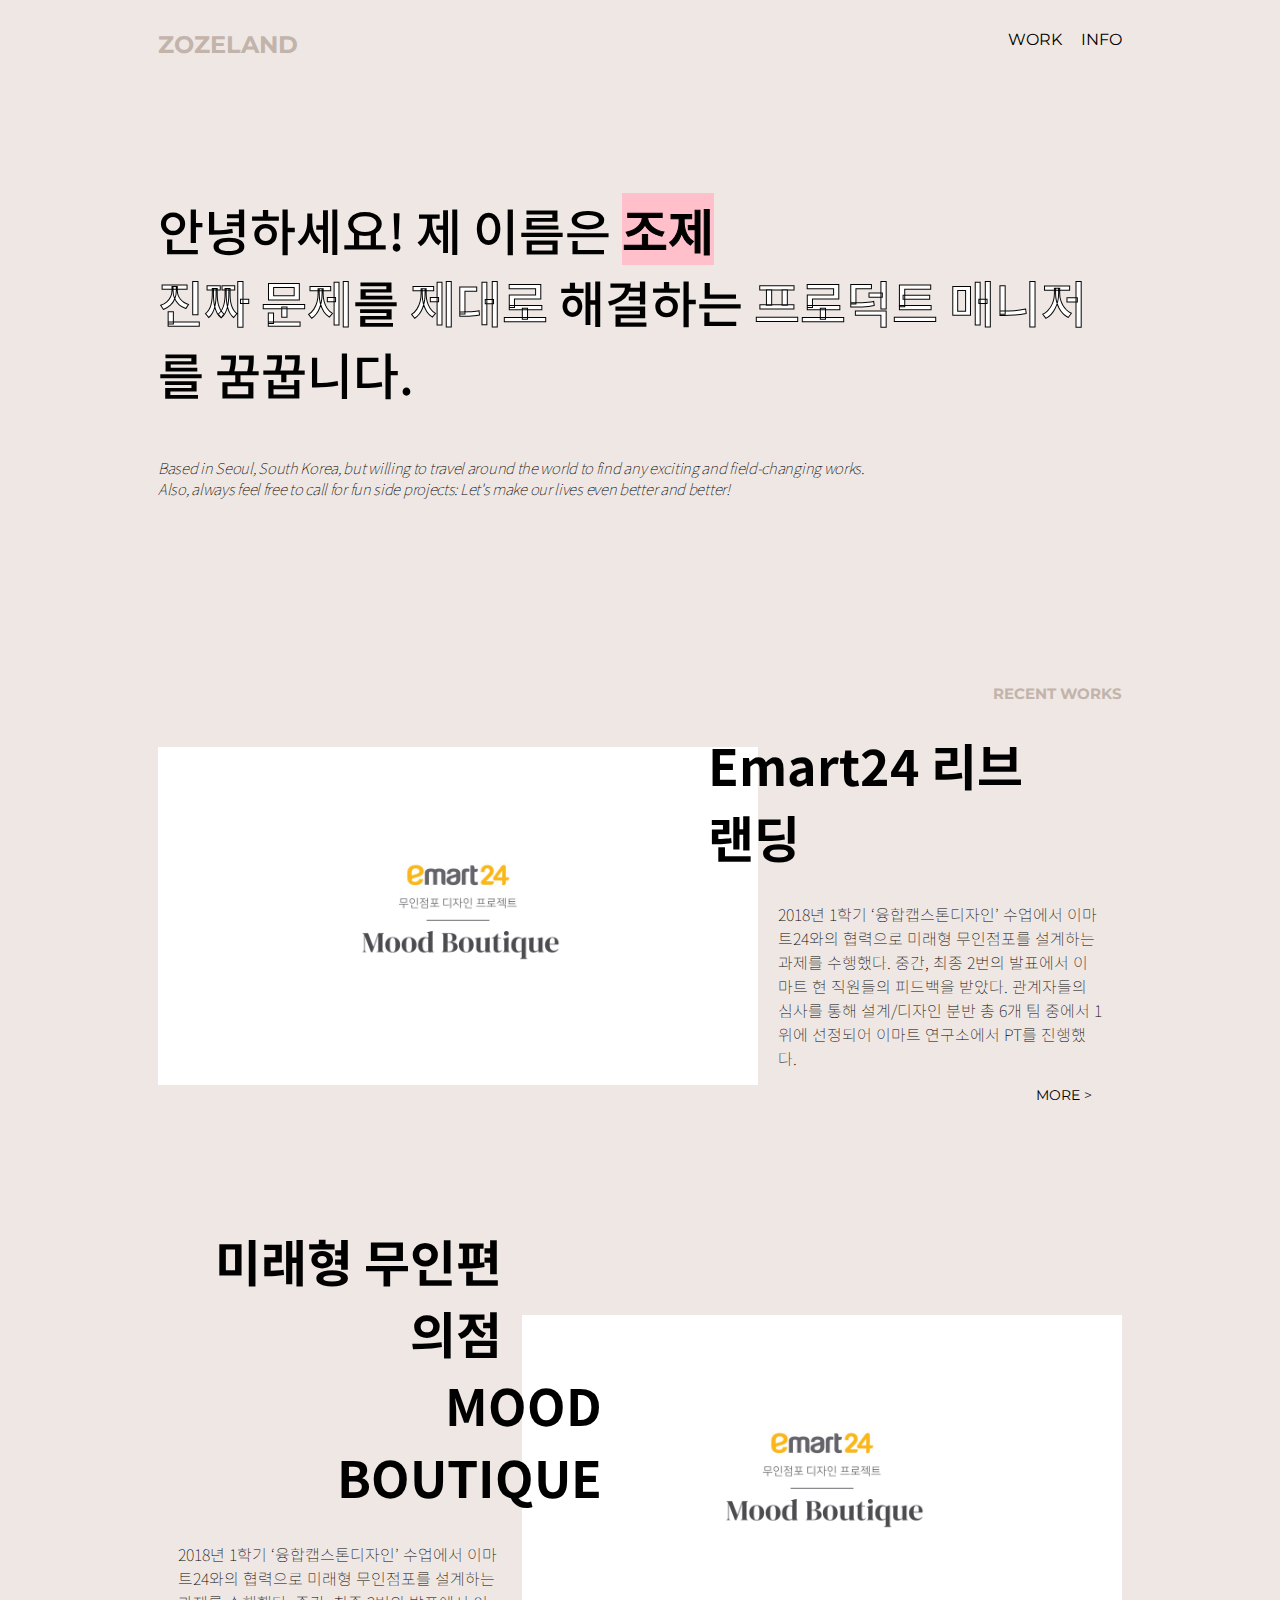
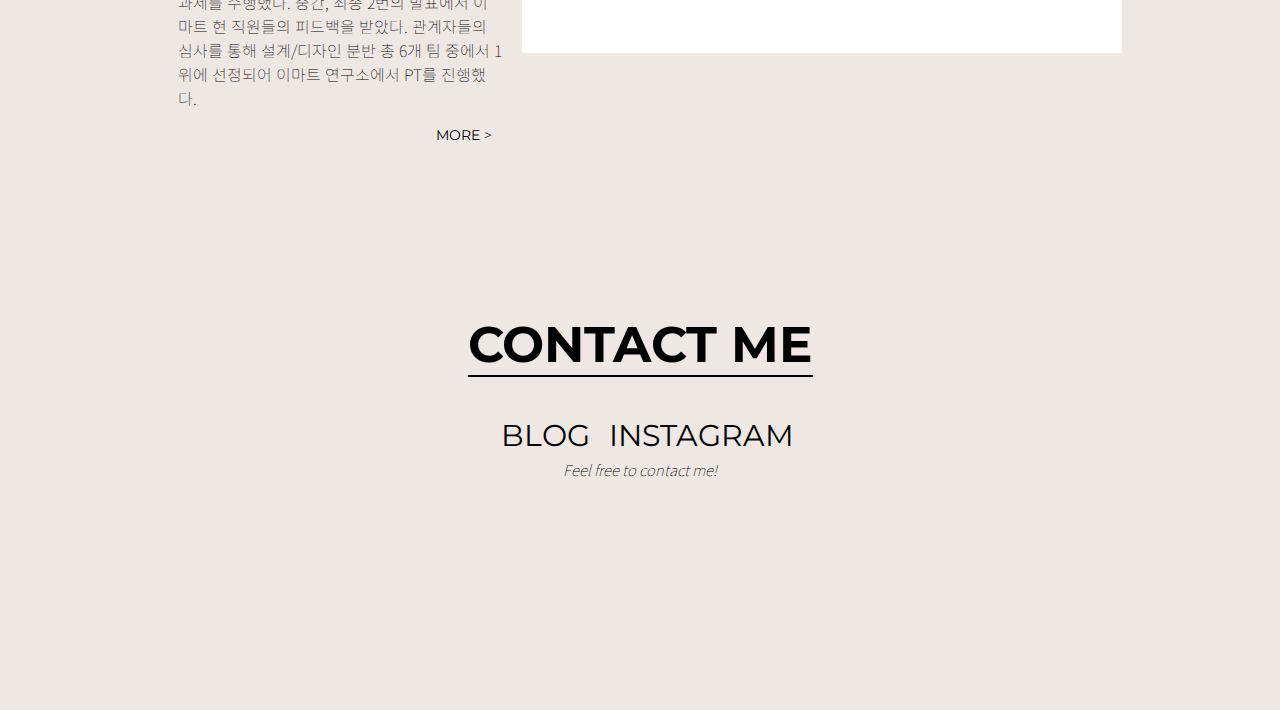
<file: index.html>
<!DOCTYPE html>
<html lang="en">
<head>
    <meta charset="UTF-8">
    <meta name="viewport" content="width=device-width, initial-scale=1.0">
    <title>PORTFOLIO</title>

    <link rel="stylesheet" type="text/css" href="style.css">
    
    <link href="https://fonts.googleapis.com/css2?family=Montserrat:ital,wght@0,200;0,400;0,500;0,600;0,800;0,900;1,200;1,400;1,500;1,600;1,800;1,900&display=swap" rel="stylesheet">
    <link href="https://fonts.googleapis.com/css2?family=Noto+Sans+KR:wght@100;300;400;500;700;900&display=swap" rel="stylesheet">
</head>

<body>
    
    <div class="frame">

        <nav class="navigator">
            <h3 class="site-name">ZOZELAND</h3>
            <ul>
                <li><a class="nav-menu" href="index.html">WORK</a></li>
                <li><a class="nav-menu" href="info.html">INFO</a></li>
            </ul>
        </nav>
        

        <div class="dashboard">
            <h1 class="korean-comment">안녕하세요! 제 이름은 <a class="sample">조제</a> <br> 
                <a class="highlight type1">진짜 문제</a>를 <a class="highlight type2">제대로</a> 해결하는 <a class="highlight type3">프로덕트 매니저</a><br>를 꿈꿉니다.</h1>

            <p class="english-comment">Based in Seoul, South Korea, but willing to travel around the world to find any exciting and field-changing works.<br>Also, always feel free to call for fun side projects: Let's make our lives even better and better!</p>

        </div>

        <h5 class="recent-menu">RECENT WORKS</h5>

        <div class="recent-works">
            <div class="article" id="arti1">
                <img class="thumbnail" id="thumb1" src="thumbnail1.png">
                <div class="article-info">
                    <h3 class="article-name" id="name1">Emart24 리브랜딩</h3>
                    <p class="article-comment">2018년 1학기 ‘융합캡스톤디자인’ 수업에서 이마트24와의 협력으로 미래형 무인점포를 설계하는 과제를 수행했다. 중간, 최종 2번의 발표에서 이마트 현 직원들의 피드백을 받았다. 관계자들의 심사를 통해 설계/디자인 분반 총 6개 팀 중에서 1위에 선정되어 이마트 연구소에서 PT를 진행했다.
                    </p>
                    <a class="more" href="https://developer.mozilla.org/ko/docs/Web/CSS/float" target="_blank">MORE ></a>
                </div>
            </div>

            <div class="article" id="arti2">
                <div class="article-info">
                    <h3 class="article-name" id="name2-1">미래형 무인편의점</h3>
                    <h3 class="article-name" id="name2-2">MOOD BOUTIQUE</h3>
                    <p class="article-comment" id="comment2">2018년 1학기 ‘융합캡스톤디자인’ 수업에서 이마트24와의 협력으로 미래형 무인점포를 설계하는 과제를 수행했다. 중간, 최종 2번의 발표에서 이마트 현 직원들의 피드백을 받았다. 관계자들의 심사를 통해 설계/디자인 분반 총 6개 팀 중에서 1위에 선정되어 이마트 연구소에서 PT를 진행했다.
                    </p>
                    <a class="more" href="https://developer.mozilla.org/ko/docs/Web/CSS/float">MORE ></a>
                </div>
                <img class="thumbnail" id="thumb2" src="thumbnail1.png">
            </div>


        </div>




        <footer class="footer">
            <h3 class="contact">CONTACT ME</h3>
            <div class="links">
                <a class="blog" href="https://zozeland.tistory.com/">BLOG</a>
                <a class="instagram" href="https://www.instagram.com/a_i_siteru/">INSTAGRAM</a>
            </div>
            <p>Feel free to contact me!</p>
        </footer>


    </div>


</body>
</html>
</file>
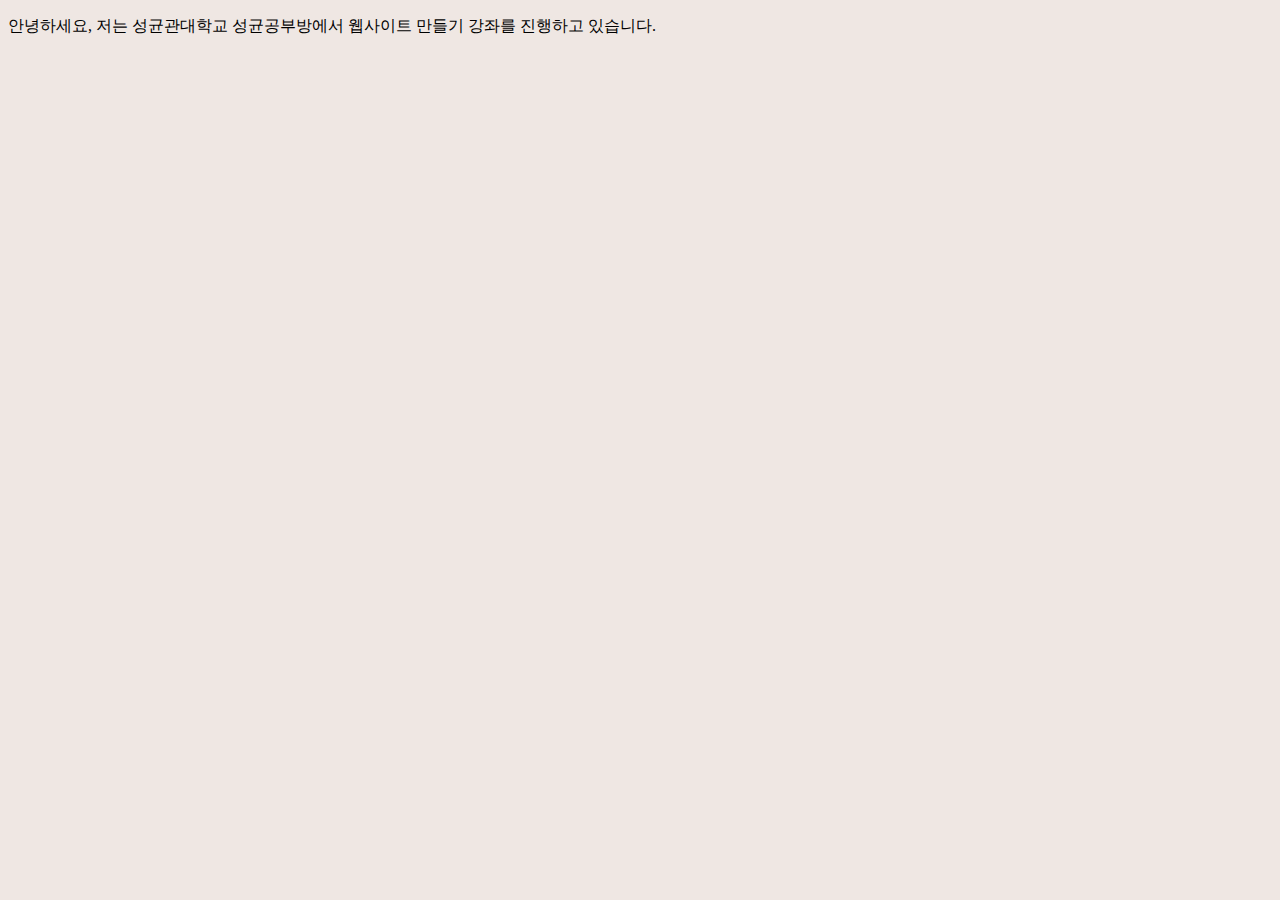
<file: day_2.html>
<!DOCTYPE html>
<html lang="en">
<head>
    <meta charset="UTF-8">
    <meta name="viewport" content="width=device-width, initial-scale=1.0">
    <title>Day 2</title>
    <link rel="stylesheet" type="text/css" href="style.css">
    <link href="https://fonts.googleapis.com/css2?family=Song+Myung&display=swap" rel="stylesheet">
    <link href="https://fonts.googleapis.com/css2?family=Noto+Sans+KR:wght@100;300;400;500;700;900&display=swap" rel="stylesheet">

</head>

<body>

<p>안녕하세요, 저는 성균관대학교 성균공부방에서 웹사이트 만들기 강좌를 진행하고 있습니다. </p>

<div class="box"></div>


</body>

</html>
</file>
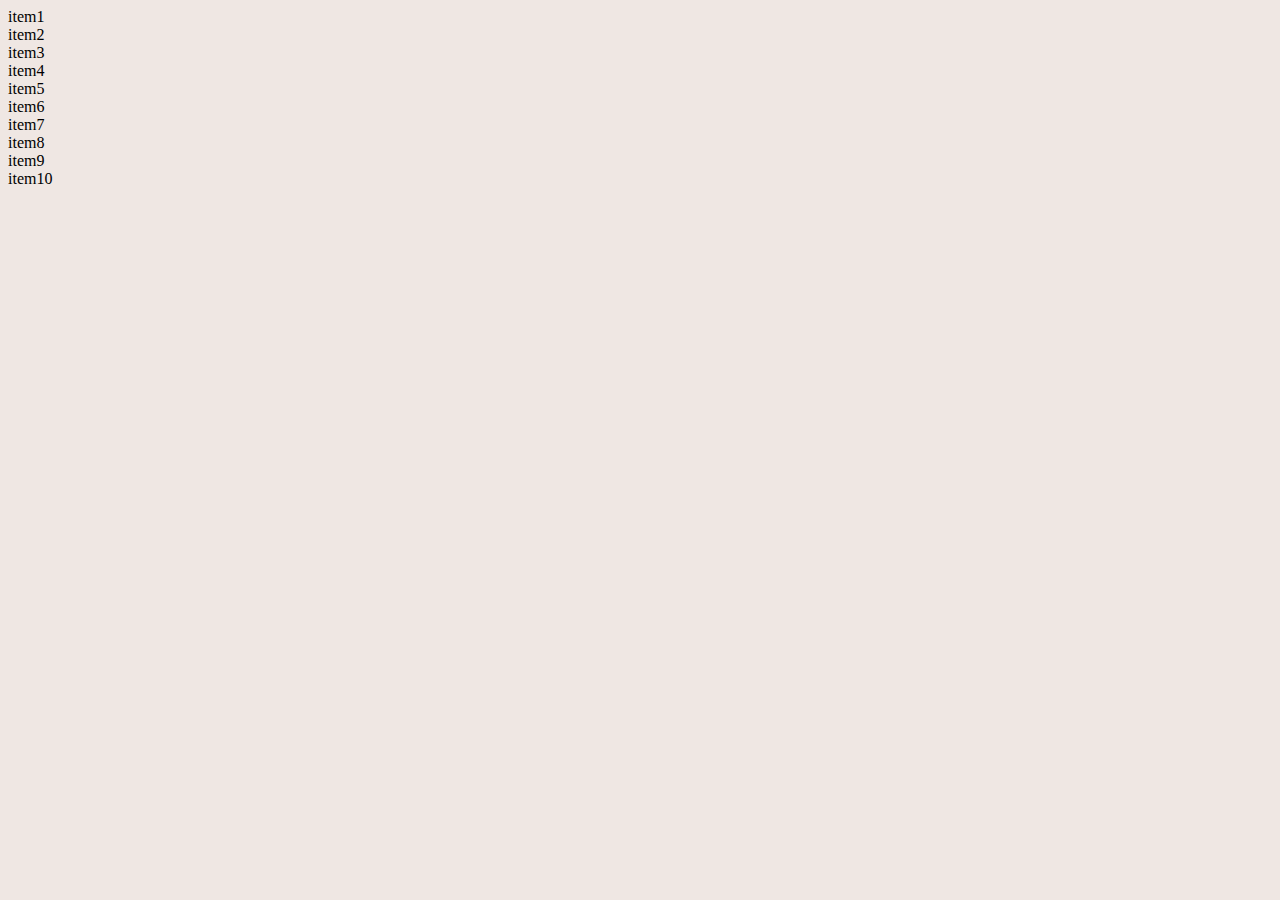
<file: day_3.html>
<!DOCTYPE html>
<html lang="en">
<head>
    <meta charset="UTF-8">
    <meta name="viewport" content="width=device-width, initial-scale=1.0">
    <title>Day 3</title>
    <link rel="stylesheet" type="text/css" href="style.css">
</head>
<body>
    
    <div class="container">
        <div class="item item1">item1</div>
        <div class="item item2">item2</div>
        <div class="item item3">item3</div>
        <div class="item item4">item4</div>
        <div class="item item5">item5</div>
        <div class="item item6">item6</div>
        <div class="item item7">item7</div>
        <div class="item item8">item8</div>
        <div class="item item9">item9</div>
        <div class="item item10">item10</div>
    </div>
    


</body>
</html>
</file>
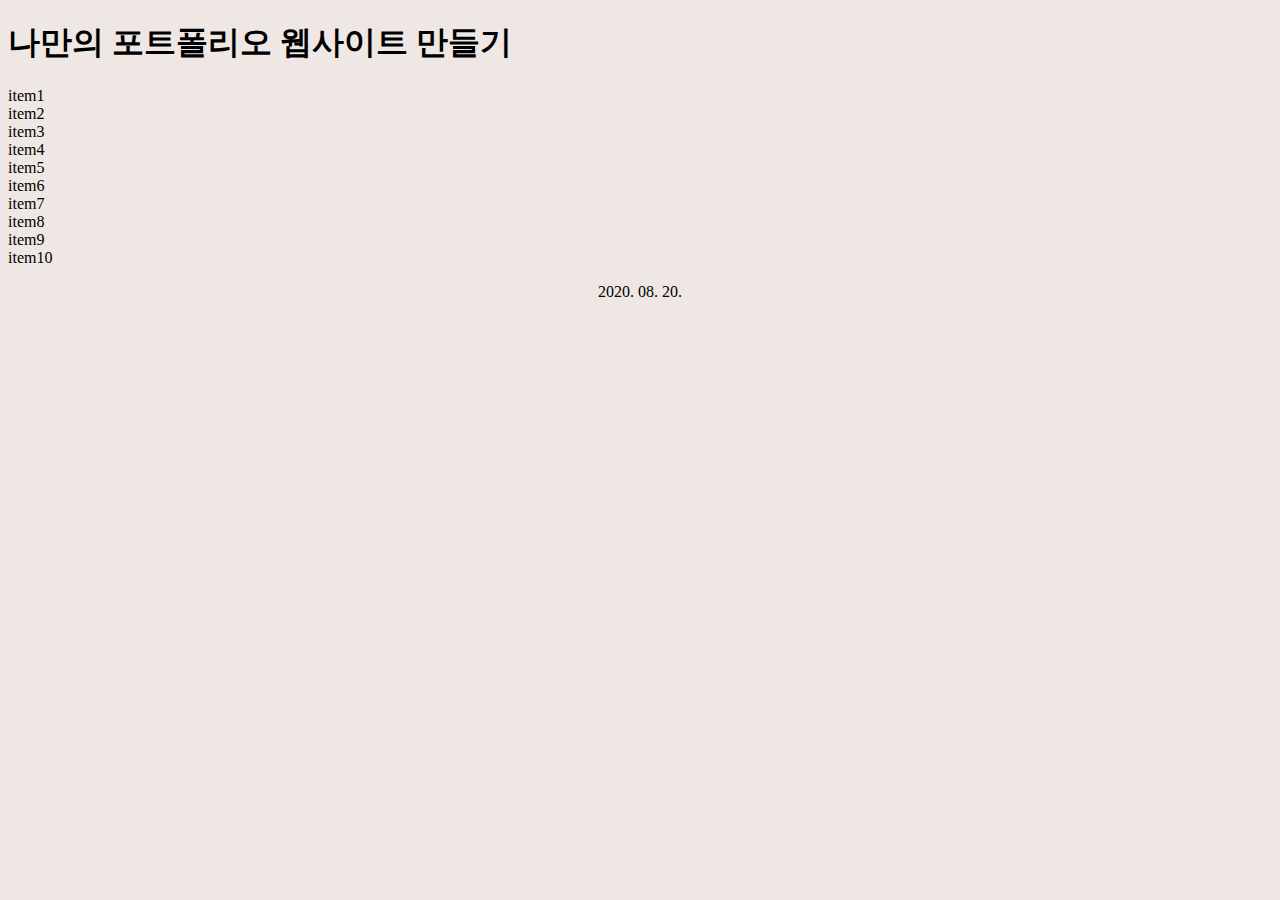
<file: grid.html>
<!DOCTYPE html>
<html lang="en">
<head>
    <meta charset="UTF-8">
    <meta name="viewport" content="width=device-width, initial-scale=1.0">
    <title>GridDocument</title>
    <link rel="stylesheet" type="text/css" href="style.css">
</head>
<body>



    <h1>나만의 포트폴리오 웹사이트 만들기</h1>
    <div class="grid">
        <div class="sidebar-a"></div>
        <div class="main">             
            <div class="container">
                <div class="item item1">item1</div>
                <div class="item item2">item2</div>
                <div class="item item3">item3</div>
                <div class="item item4">item4</div>
                <div class="item item5">item5</div>
                <div class="item item6">item6</div>
                <div class="item item7">item7</div>
                <div class="item item8">item8</div>
                <div class="item item9">item9</div>
                <div class="item item10">item10</div>
            </div>
        </div>
        <div class="sidebar-b"></div>
    </div>
    <p class="footer">2020. 08. 20.</p>


        
</body>
</html>
</file>
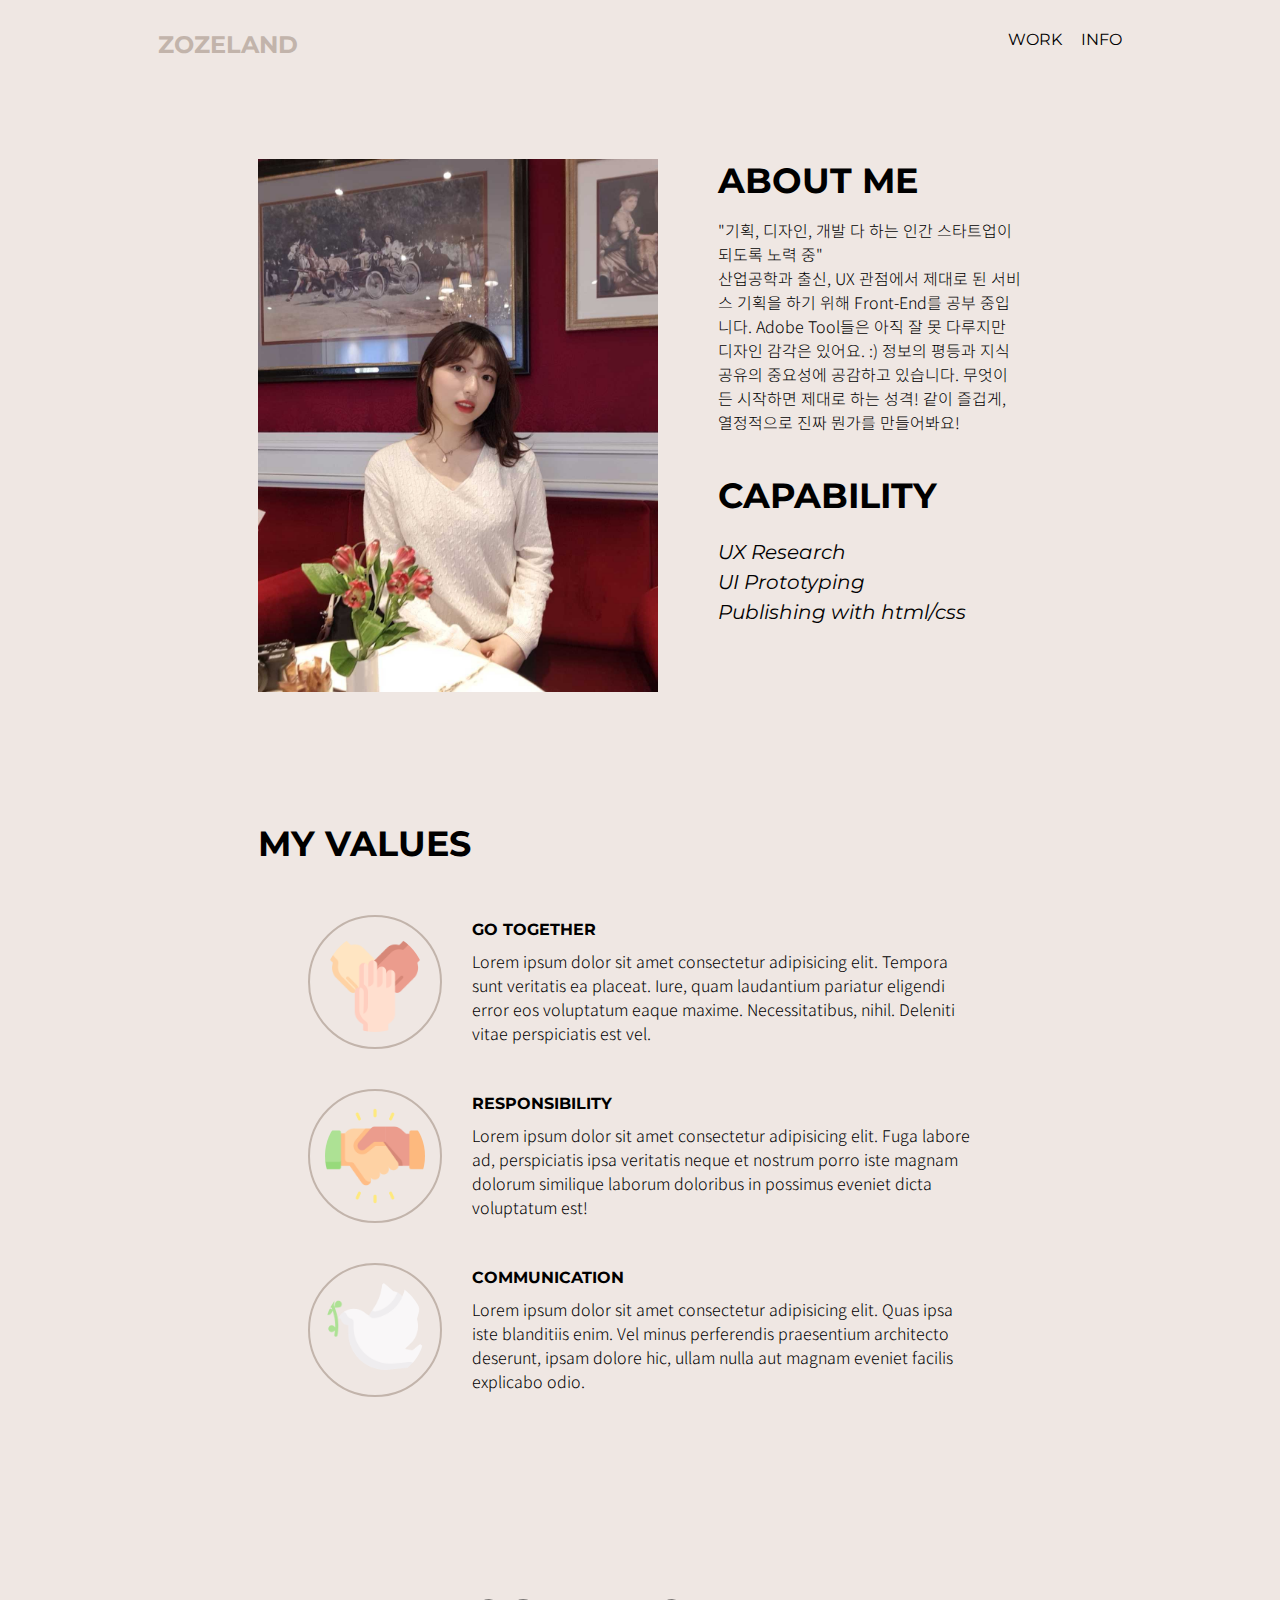
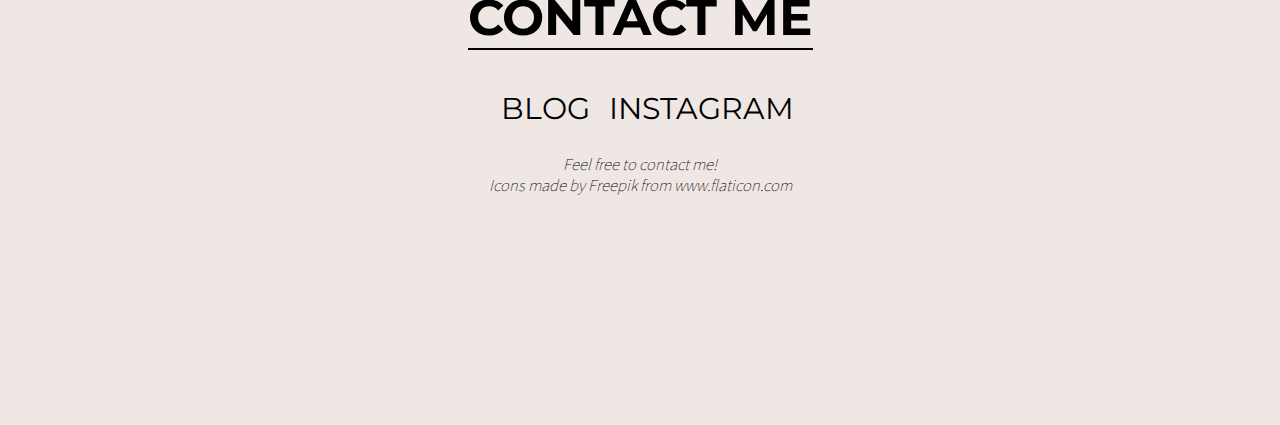
<file: info.html>
<!DOCTYPE html>
<html lang="en">
<head>
    <meta charset="UTF-8">
    <meta name="viewport" content="width=device-width, initial-scale=1.0">
    <title>INFO</title>

    <link rel="stylesheet" type="text/css" href="style.css">
    
    <link href="https://fonts.googleapis.com/css2?family=Montserrat:ital,wght@0,200;0,400;0,500;0,600;0,800;0,900;1,200;1,400;1,500;1,600;1,800;1,900&display=swap" rel="stylesheet">
    <link href="https://fonts.googleapis.com/css2?family=Noto+Sans+KR:wght@100;300;400;500;700;900&display=swap" rel="stylesheet">


</head>
<body>

    <div class="frame">
        
        <nav class="navigator">
            <h3 class="site-name">ZOZELAND</h3>
            <ul>
                <li><a class="nav-menu" href="index.html">WORK</a></li>
                <li><a class="nav-menu" href="info.html">INFO</a></li>
            </ul>
        </nav>



        
        <div class="profile-section">
            <img id="profile-picture" src="profile.jpg">
            <div class="introduction">
                <h2>ABOUT ME</h2>
                <p>"기획, 디자인, 개발 다 하는 인간 스타트업이 되도록 노력 중"<br>산업공학과 출신, UX 관점에서 제대로 된 서비스 기획을 하기 위해 Front-End를 공부 중입니다. Adobe Tool들은 아직 잘 못 다루지만 디자인 감각은 있어요. :) 정보의 평등과 지식 공유의 중요성에 공감하고 있습니다. 무엇이든 시작하면 제대로 하는 성격! 같이 즐겁게, 열정적으로 진짜 뭔가를 만들어봐요! </p>
                <h2>CAPABILITY</h2>
                <p  id="capability">UX Research<br>UI Prototyping<br>Publishing with html/css</p>
            </div>
        </div>

        <h5 class="value-menu">MY VALUES</h5>

        <div class="value-section">
            
            <div class="value">
                <img class="value-icon" src="together.png">
                <div class="value-intro">
                    <h4 class="value-name">GO TOGETHER</h4>
                    <p class="value-exp">Lorem ipsum dolor sit amet consectetur adipisicing elit. Tempora sunt veritatis ea placeat. Iure, quam laudantium pariatur eligendi error eos voluptatum eaque maxime. Necessitatibus, nihil. Deleniti vitae perspiciatis est vel.</p>
                </div>
            </div>


            <div class="value">
                <img class="value-icon" src="partnership.png">
                <div class="value-intro">
                    <h4 class="value-name">RESPONSIBILITY</h4>
                    <p class="value-exp">Lorem ipsum dolor sit amet consectetur adipisicing elit. Fuga labore ad, perspiciatis ipsa veritatis neque et nostrum porro iste magnam dolorum similique laborum doloribus in possimus eveniet dicta voluptatum est!</p>
                </div>
            </div>
            <div class="value">
                <img class="value-icon" src="dove.png">
                <div class="value-intro">
                    <h4 class="value-name">COMMUNICATION</h4>
                    <p class="value-exp">Lorem ipsum dolor sit amet consectetur adipisicing elit. Quas ipsa iste blanditiis enim. Vel minus perferendis praesentium architecto deserunt, ipsam dolore hic, ullam nulla aut magnam eveniet facilis explicabo odio.</p>
                </div>
            </div>
        </div>




        <footer class="footer">
            <h3 class="contact">CONTACT ME</h3>
            <div class="links">
                <a class="blog" href="zozeland.tistory.com">BLOG</a>
                <a class="instagram" href="instagram.com/a_i_siteru">INSTAGRAM</a>
            </div>
            <p class="footer-comment"><br>Feel free to contact me!<br>Icons made by <a href="http://www.freepik.com/" title="Freepik">Freepik</a> from <a href="https://www.flaticon.com/" title="Flaticon"> www.flaticon.com</a></p>
        </footer>
        

    </div>

</body>
</html>
</file>
<file: style.css>
body{
    background-color: #EFE7E3;
}

.frame{
    margin: 30px 150px;
    display: flex;
    flex-direction: column;
}


/*navigator*/

.navigator{
    display: flex;
    flex-direction: row;
    justify-content: space-between;
}

li{
    display: inline;
    align-self: center;
    margin:0;
    margin-left: 15px;
}

ul{
    margin:0;
}

.site-name{
    margin:0;
    font-family: 'Montserrat', sans-serif;
    font-size: 24px;
    color: #C2B4AB;
}

.nav-menu{
    font-family: 'Montserrat', sans-serif;
    font-weight: 400;
    font-size: 16px;
}

a{
    color: black;
    text-decoration: none;
}

a:hover{
    color: white;
    transition: 0.3s;
}


/*dashboard*/


.dashboard{
    display: flex;
    flex-direction: column;
    margin-top: 100px;
    margin-bottom: 70px;
}

.korean-comment{
    font-family: 'Noto Sans KR', sans-serif;
    font-weight: 500;
    font-size: 50px;
}

.sample{
    background-color: pink;
    -webkit-text-stroke: 1px black;
}

.sample:hover{
    background-color: transparent;
    color: white;
    -webkit-text-stroke: 1px black;
    transition: none;
}

.highlight{
    color: white;
    -webkit-text-stroke: 1px black;
}

.highlight:hover{
    background-color: pink;
    color: black;
    transition: none;
}

.type1:hover{
    background-color: yellowgreen;
}

.type2:hover{
    background-color: skyblue;
}

.type3:hover{
    background-color: orange;
}

.english-comment{
    font-family: 'Noto Sans KR', sans-serif;
    font-weight: 100;
    font-size: 15px;
    font-style: italic;

    letter-spacing: -0.3px;
}


/*recent works*/

.recent-menu{
    font-family: 'Montserrat', sans-serif;
    font-size: 15px;
    font-weight: 700;
    color: #C2B4AB;
    
    text-align: right;
    margin-top: 100px;
}



/*footer*/


.footer{
    display: flex;
    flex-direction: column;
    align-items: center;
    margin-bottom: 200px;
}

.contact{
    font-family: 'Montserrat', sans-serif;
    font-size: 50px;
    font-weight: 700;
    color: black;
    margin-bottom: 40px;
    border-bottom: 2px solid black;
}

.links>a{
    font-family: 'Montserrat', sans-serif;
    font-size: 30px;
    font-weight: 400;
    margin-left: 15px;
}

.footer>p{
    font-family: 'Noto Sans KR', sans-serif;
    font-weight: 100;
    font-size: 15px;
    font-style: italic;
    margin: 0;
    margin-top: 5px;
}




/* INFO Section*/


/*profile-section*/

.profile-section{
    display: flex;
    flex-direction: row;
    justify-content: center;
    align-items: flex-start;

    margin: 100px 100px;
}


#profile-picture{
    width: 400px;
    margin-right: 60px;
}

.introduction>h2{
    margin: 0px;
    font-family: 'Montserrat', sans-serif;
    font-size: 35px;
}

.introduction>p{
    font-family: 'Noto Sans KR', sans-serif;
    font-weight: 300;
    font-size: 16px;

    margin-bottom: 40px;
}

#capability{
    font-family: 'Montserrat', sans-serif;
    font-weight: 400;
    font-size: 20px;
    font-style: italic;

    line-height: 30px;
}


/*value section*/

.value-menu{
    font-family: 'Montserrat', sans-serif;
    font-size: 35px;
    margin: 30px 100px;
}

.value-section{
    display: flex;
    flex-direction: column;
    justify-content: flex-start;
    align-content: center;
    margin: 100px 150px;
    margin-top: 20px;
}

.value{
    display: flex;
    flex-direction: row;
    margin-bottom: 40px;
    align-items: center;

}


.value-icon{
    width: 100px;
    height: 100px;

    border: 2px solid #C2B4AB;
    border-radius: 100px;
    padding: 15px;
}

.value-intro{
    margin-left: 30px;
}


.value-name{
    font-family: 'Montserrat', sans-serif;
    font-weight: 700px;
    margin-top: 0px;
    margin-bottom: 10px;
}

.value-exp{
    font-family: 'Noto Sans KR', sans-serif;
    font-weight: 300;
    font-size: 16px;

    margin: 0px;
}




/*footer section*/

.footer-comment{
    text-align: center;
}


a[title="Freepik"]:hover{
    color: black;
    text-decoration: underline;
}

a[title="Flaticon"]:hover{
    color: black;
    text-decoration: underline;
}


/* RECENT WORKS */

.recent-works{
    display: flex;
    flex-direction: column;
}

.article{
    display: flex;
    flex-direction: row;
    margin-bottom: 120px;
    align-items: center;
}

.thumbnail{
    width: 600px;
}

.article-info{
    margin: 0px 20px;
}

.article-name{
    font-family: 'Noto Sans KR', sans-serif;
    font-size: 50px;
    margin-top: 0px;
    margin-bottom: 30px;
}

.article-name:hover{
    color: pink;
    -webkit-text-stroke: 1px black;
    transition: 0.3s;
}



.article-comment{
    font-family: 'Noto Sans KR', sans-serif;
    font-size: 16px;
    font-weight: 100;
}

.more{
    width: content;
    height: content;
    float: right;
    margin-right: 10px;


    font-family: 'Montserrat', sans-serif;
    font-size: 14px;
    background-color: transparent;
    border: none;
    outline: none;
    padding: 0px;
}


#name1{
    position: relative;
    right: 70px;
}

#name1:hover{
    color: skyblue;
}

#name2-1{
    text-align: right;
    position: relative;
    left: 0px;
    margin-bottom: 0px;
}

#name2-2{
    text-align: right;
    position: relative;
    left: 100px;
}

#name2-2:hover{
    color: orange;
}
</file>
